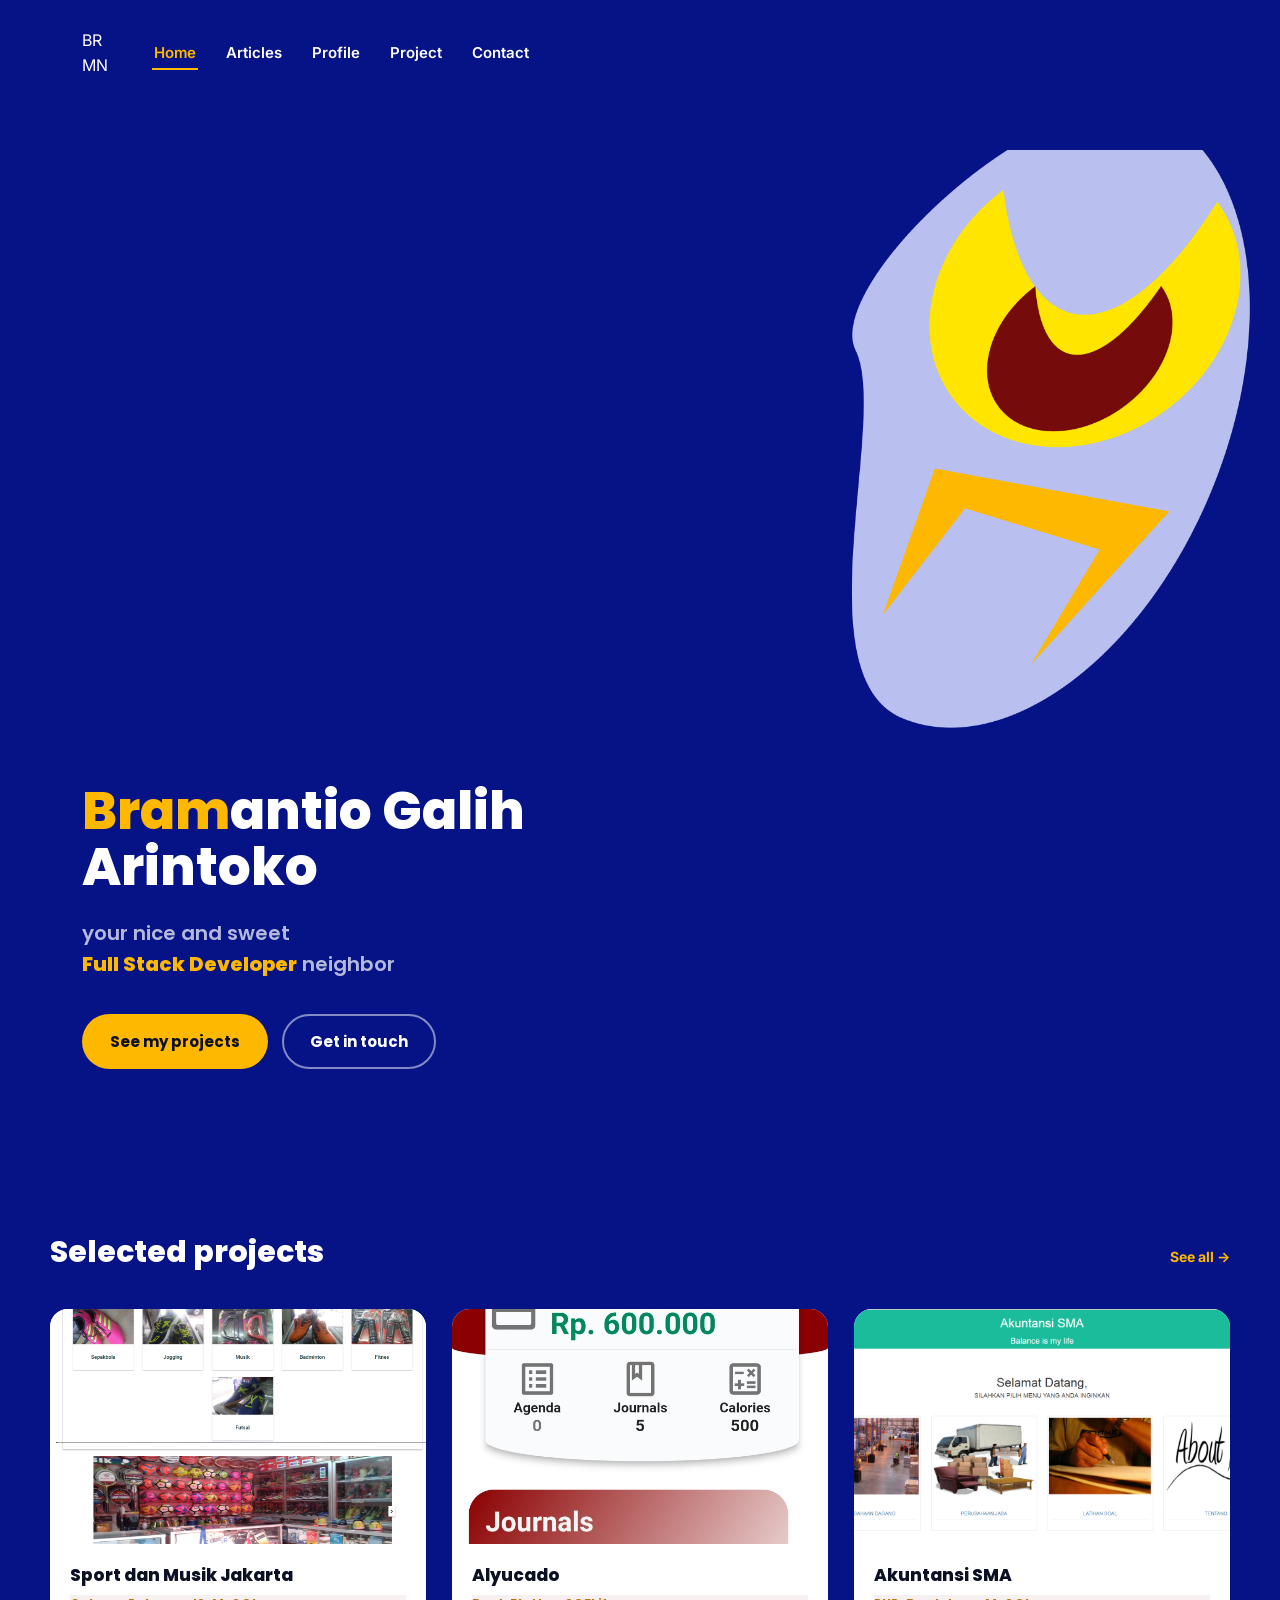
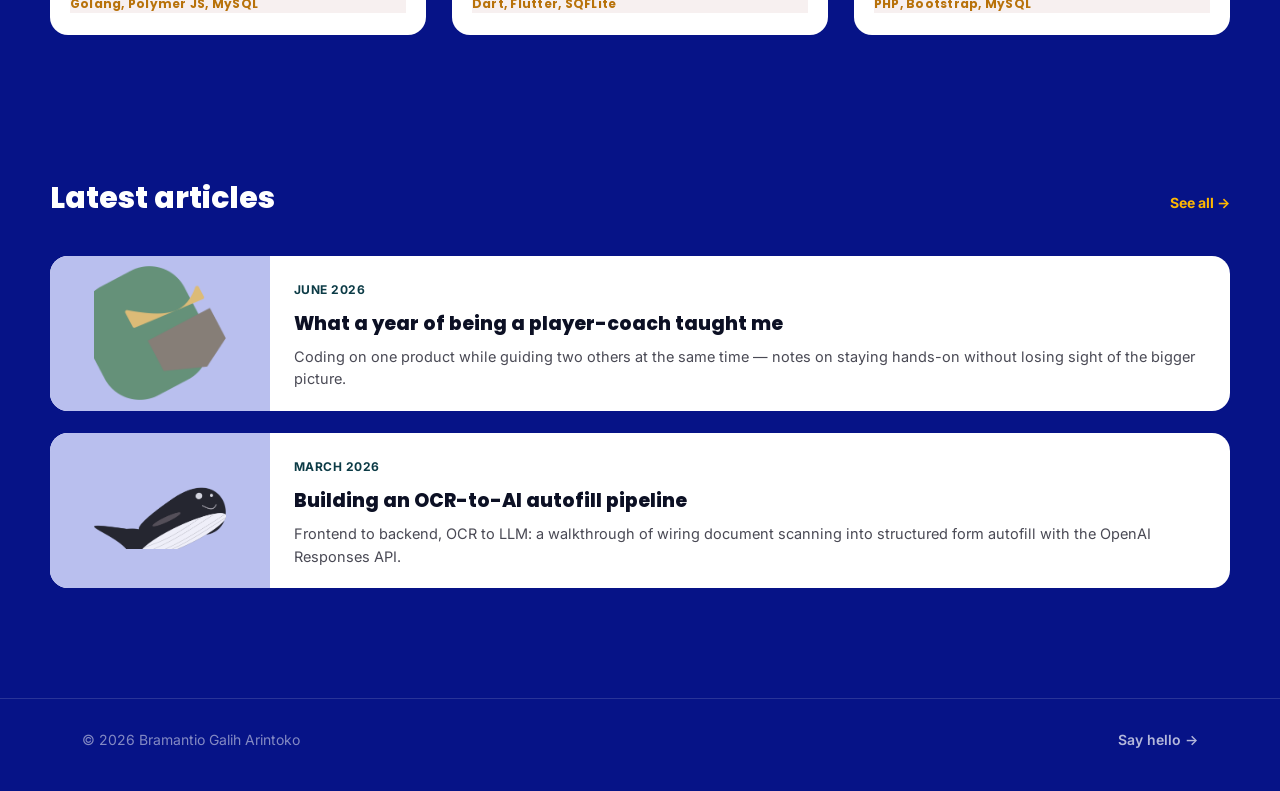
<file: index.html>
<!DOCTYPE html>
<html lang="en">
<head>
<meta charset="UTF-8" />
<meta name="viewport" content="width=device-width, initial-scale=1.0" />
<title>Bramantio Galih Arintoko — Full Stack Developer</title>
<meta name="description" content="Portfolio of Bramantio Galih Arintoko, a full stack developer working across Go, PHP, and React." />
<link rel="stylesheet" href="css/style.css" />
</head>
<body data-page="home">

<header class="site-header">
  <nav class="navbar wrap">
    <a class="brand" href="index.html" aria-label="Home">
      <span class="brand-mark">B<span class="t">R</span><br />M<span class="t">N</span></span>
    </a>
    <button class="nav-toggle" aria-label="Toggle menu">☰</button>
    <ul class="nav-links">
      <li><a href="index.html" data-page="home">Home</a></li>
      <li><a href="article.html" data-page="article">Articles</a></li>
      <li><a href="profile.html" data-page="profile">Profile</a></li>
      <li><a href="project.html" data-page="project">Project</a></li>
      <li><a href="contact.html" data-page="contact">Contact</a></li>
    </ul>
  </nav>
</header>

<main>
  <section class="hero">
    <div class="hero-art">
      <img src="assets/dark/home-hero.png" alt="" />
    </div>
    <div class="wrap">
      <div class="hero-grid">
        <div class="eyebrow-name">
          <h1><span class="accent">Bram</span>antio Galih<br />Arintoko</h1>
          <p class="tagline">your nice and sweet<br /><b>Full Stack Developer</b> neighbor</p>
          <div class="hero-actions">
            <a class="btn btn-primary" href="project.html">See my projects</a>
            <a class="btn btn-outline" href="contact.html">Get in touch</a>
          </div>
        </div>
      </div>
    </div>
  </section>

  <section class="section wrap">
    <div class="section-head">
      <h2>Selected projects</h2>
      <a class="see-all" href="project.html">See all &rarr;</a>
    </div>
    <div class="grid-3" id="home-projects"></div>
  </section>

  <section class="section wrap">
    <div class="section-head">
      <h2>Latest articles</h2>
      <a class="see-all" href="article.html">See all &rarr;</a>
    </div>
    <div class="article-list" id="home-articles"></div>
  </section>
</main>

<footer class="site-footer">
  <div class="wrap">
    <span>&copy; 2026 Bramantio Galih Arintoko</span>
    <a href="contact.html">Say hello →</a>
  </div>
</footer>

<script src="js/data.js"></script>
<script src="js/main.js"></script>
<script>
  const homeProjects = document.getElementById("home-projects");
  PROJECTS.slice(0, 3).forEach((p) => {
    homeProjects.innerHTML += `
      <a class="card" href="project-detail.html?id=${p.id}">
        <div class="card-media"><img src="${p.cover}" alt="${p.name}" /></div>
        <div class="card-body">
          <h3>${p.name}</h3>
          <p class="card-stack">${p.stack}</p>
        </div>
      </a>`;
  });

  const homeArticles = document.getElementById("home-articles");
  ARTICLES.slice(0, 2).forEach((a) => {
    homeArticles.innerHTML += `
      <a class="article-row" href="article-detail.html?id=${a.id}">
        <div class="thumb"><img src="${a.thumb}" alt="" /></div>
        <div class="content">
          <span class="date">${a.date}</span>
          <h3>${a.title}</h3>
          <p class="excerpt">${a.excerpt}</p>
        </div>
      </a>`;
  });
</script>
</body>
</html>
</file>
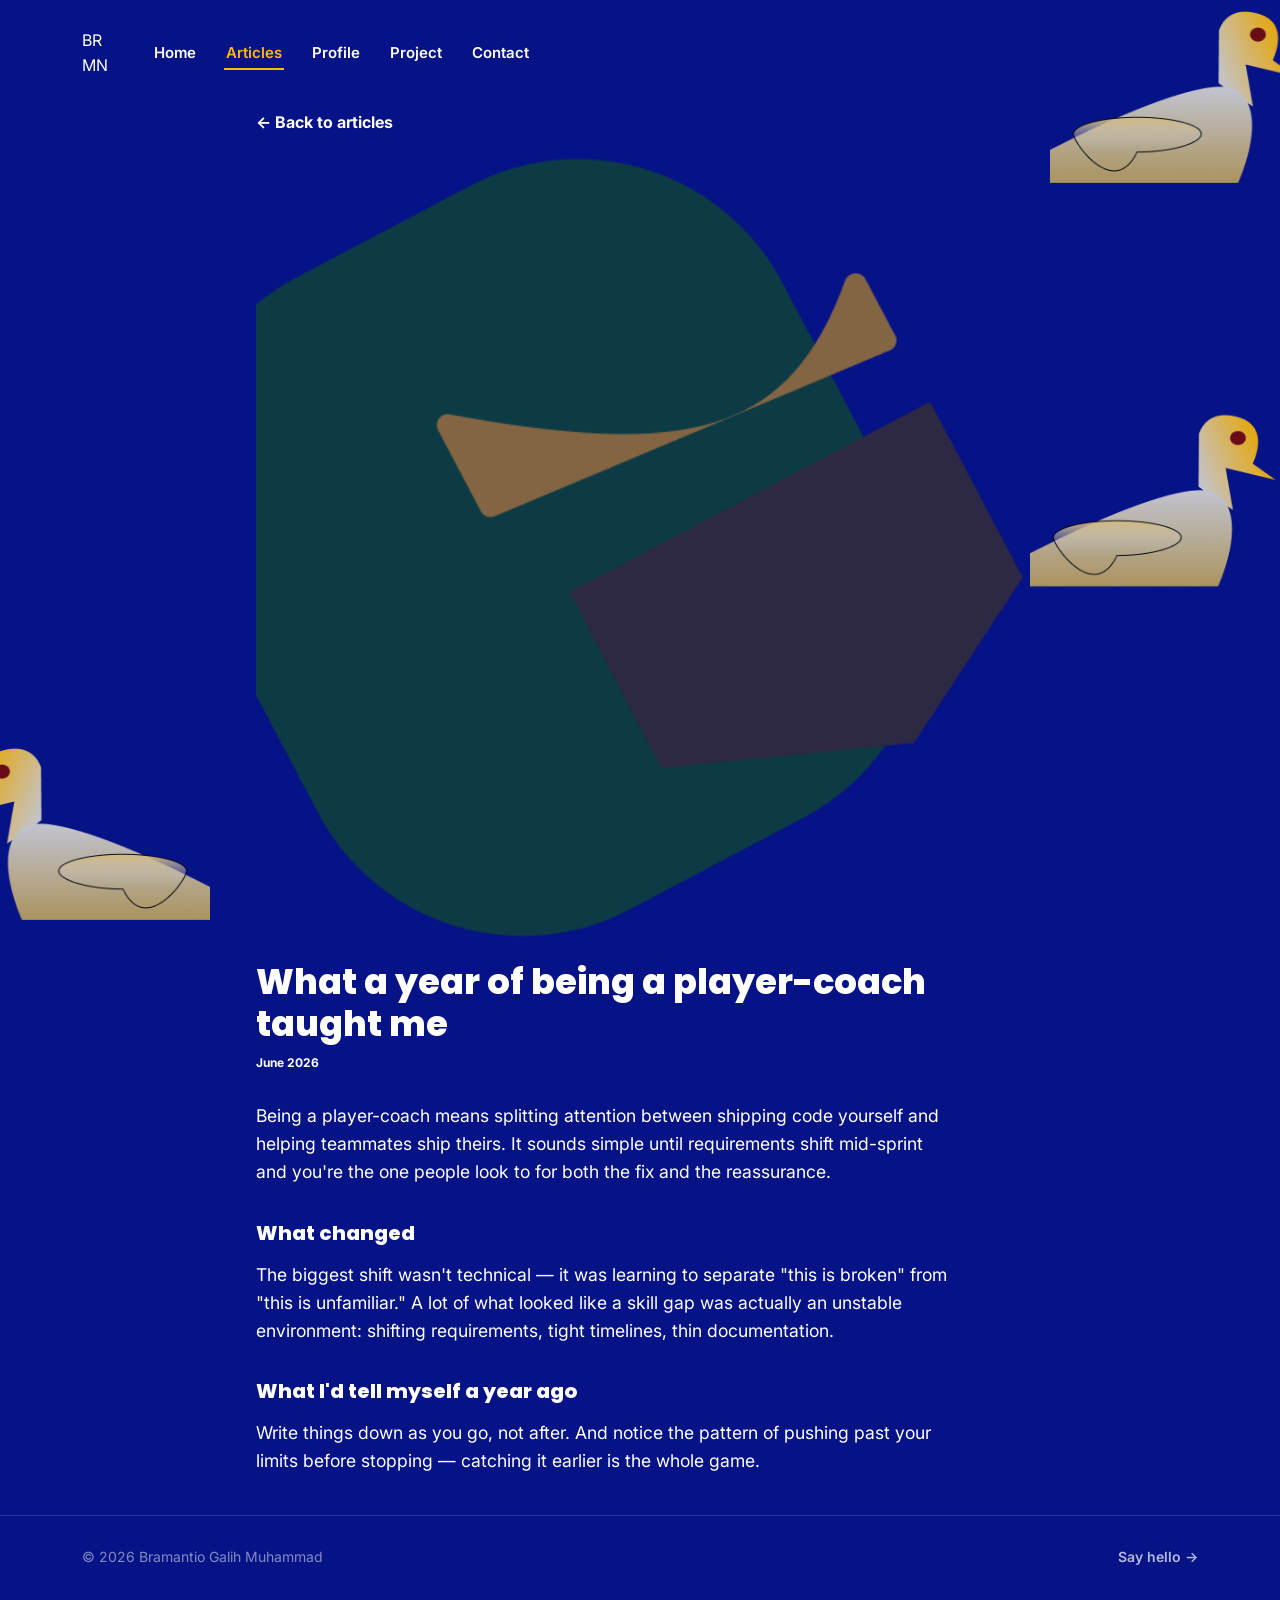
<file: article-detail.html>
<!DOCTYPE html>
<html lang="en">
<head>
<meta charset="UTF-8" />
<meta name="viewport" content="width=device-width, initial-scale=1.0" />
<title>Article — Bramantio Galih Muhammad</title>
<link rel="stylesheet" href="css/style.css" />
<style>
  /* --- Tambahan CSS untuk Layout Article Detail --- */
  
  /* Latar Belakang Duck */
  .duck-bg {
    position: fixed;
    z-index: -1;
    pointer-events: none;
  }
  
  /* Duck Kanan Atas */
  .duck-top-right {
    top: 0;
    right: -20px; /* Sedikit terpotong di tepi seperti pada referensi */
    width: 250px;
  }
  
  /* Duck Kanan Tengah */
  .duck-mid-right {
    top: 55%;
    right: 0;
    transform: translateY(-50%);
    width: 250px;
  }
  
  /* Duck Kiri Bawah (Di-flip agar menghadap ke kanan) */
  .duck-bottom-left {
    bottom: -20px;
    left: -40px;
    width: 250px;
    transform: scaleX(-1); 
  }

  /* Layout Konten Artikel */
  .article-container {
    max-width: 768px; /* Membatasi lebar konten agar rapi di tengah */
    margin: 0 auto;
    padding-top: 20px;
  }

  .back-link {
    display: inline-block;
    margin-bottom: 24px;
    text-decoration: none;
    color: inherit;
  }

  .article-hero {
    width: 100%;
    height: auto;
    display: block;
    margin-bottom: 24px;
    object-fit: cover;
  }

  .article-title {
    font-size: 2.2rem;
    margin-bottom: 8px;
    color: #ffffff;
    line-height: 1.2;
  }

  .article-meta {
    font-size: 0.75rem;
    font-weight: bold;
    margin-bottom: 24px;
    color: #ffffff;
  }

  .article-body {
    font-size: 1.1rem;
    line-height: 1.6;
    color: #ffffff;
  }
</style>
</head>
<body data-page="article">

<!-- Elemen Background Duck -->
<!-- Pastikan path file src sesuai dengan lokasi file duck Anda, misalnya assets/dark/duck.png -->
<img src="assets/dark/duck.png" alt="" class="duck-bg duck-top-right" />
<img src="assets/dark/duck.png" alt="" class="duck-bg duck-mid-right" />
<img src="assets/dark/duck.png" alt="" class="duck-bg duck-bottom-left" />

<header class="site-header">
  <nav class="navbar wrap">
    <a class="brand" href="index.html" aria-label="Home">
      <span class="brand-mark">B<span class="t">R</span><br />M<span class="t">N</span></span>
    </a>
    <button class="nav-toggle" aria-label="Toggle menu">☰</button>
    <ul class="nav-links">
      <li><a href="index.html" data-page="home">Home</a></li>
      <li><a href="article.html" data-page="article" class="active">Articles</a></li>
      <li><a href="profile.html" data-page="profile">Profile</a></li>
      <li><a href="project.html" data-page="project">Project</a></li>
      <li><a href="contact.html" data-page="contact">Contact</a></li>
    </ul>
  </nav>
</header>

<main>
  <!-- Menambahkan article-container di dalam pembungkus wrap -->
  <section class="wrap">
    <div class="article-container">
      <a class="back-link" href="article.html">&larr; Back to articles</a>
      <div id="article-content"></div>
    </div>
  </section>
</main>

<footer class="site-footer">
  <div class="wrap">
    <span>&copy; 2026 Bramantio Galih Muhammad</span>
    <a href="contact.html">Say hello →</a>
  </div>
</footer>

<script src="js/data.js"></script>
<script src="js/main.js"></script>
<script>
  const id = getParam("id");
  const article = (typeof ARTICLES !== 'undefined' && ARTICLES.find((a) => a.id === id)) || ARTICLES[0];
  document.title = article.title + " — Bramantio Galih Muhammad";

  // Memasukkan gambar thumbnail (hero image) di atas judul artikel
  document.getElementById("article-content").innerHTML = `
    ${article.thumb ? `<img class="article-hero" src="${article.thumb}" alt="${article.title}" />` : ''}
    <h1 class="article-title">${article.title}</h1>
    <p class="article-meta">${article.date}</p>
    <div class="article-body">${article.body}</div>
  `;
</script>
</body>
</html>
</file>
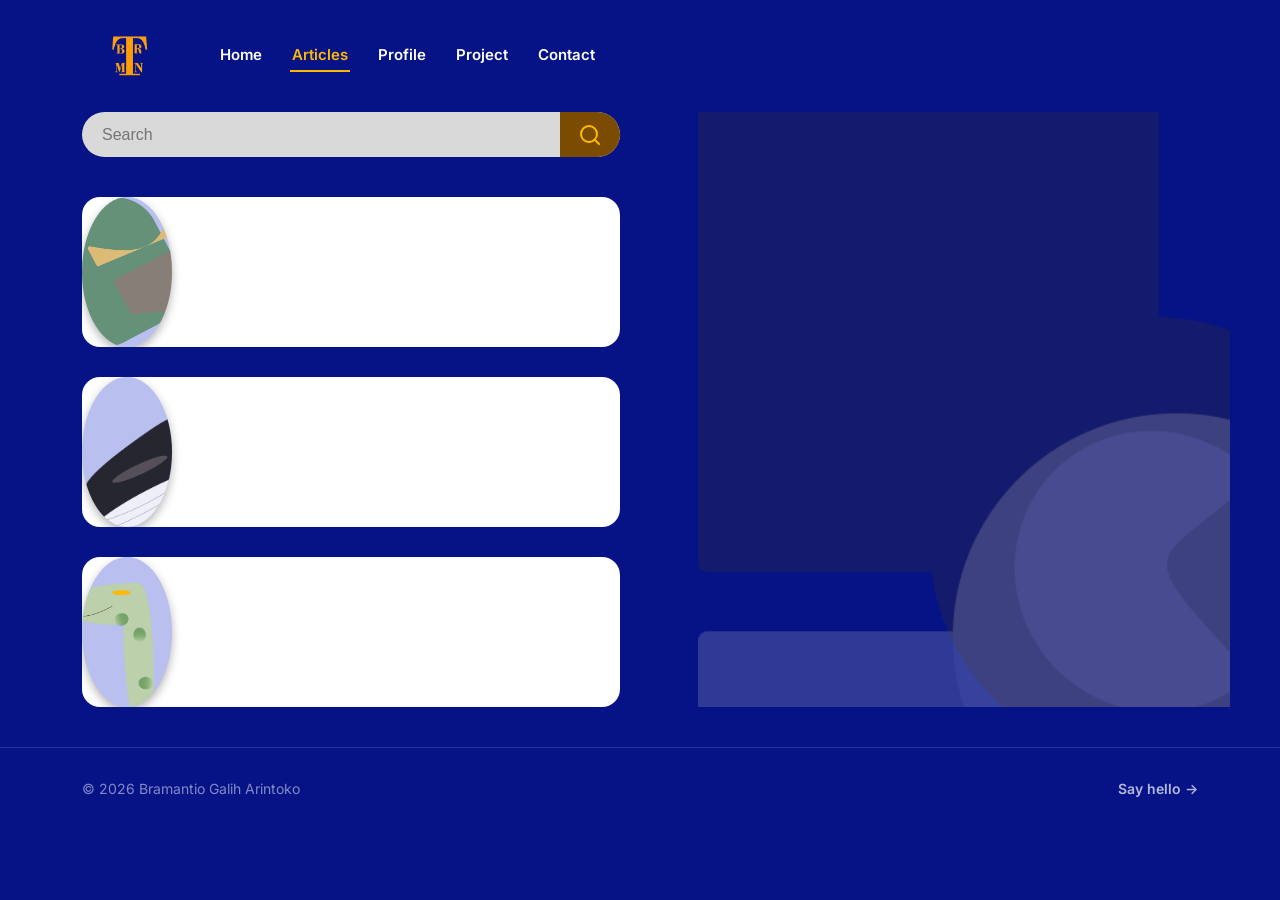
<file: article.html>
<!DOCTYPE html>
<html lang="en">
<head>
<meta charset="UTF-8" />
<meta name="viewport" content="width=device-width, initial-scale=1.0" />
<title>Articles — Bramantio Galih Arintoko</title>
<link rel="stylesheet" href="css/style.css" />
<style>
  /* --- Tambahan CSS untuk Layout Artikel --- */
  
  .article-layout {
    display: flex;
    justify-content: space-between;
    gap: 40px;
    margin-top: 20px;
    position: relative;
    overflow: hidden; /* Mencegah ilustrasi kanan keluar batas */
  }

  .left-column {
    flex: 1;
    max-width: 55%;
    z-index: 2;
  }

  .right-column {
    flex: 1;
    position: relative;
    z-index: 1;
  }

  /* Gaya Search Bar */
  .search-bar {
    display: flex;
    background-color: #d9d9d9;
    border-radius: 25px;
    overflow: hidden;
    margin-bottom: 40px;
    height: 45px;
  }

  .search-bar input {
    flex: 1;
    border: none;
    background: transparent;
    padding: 0 20px;
    font-size: 1rem;
    outline: none;
    color: #333;
  }

  .search-bar button {
    background-color: #7a4b00; /* Menyesuaikan warna tombol search */
    border: none;
    width: 60px;
    cursor: pointer;
    display: flex;
    justify-content: center;
    align-items: center;
  }

  .search-bar button svg {
    stroke: #ffbb00;
  }

  /* Gaya Daftar Artikel */
  .article-list {
    display: flex;
    flex-direction: column;
    gap: 30px;
  }

  .article-row {
    display: flex;
    align-items: center;
    gap: 20px;
    text-decoration: none;
    color: inherit;
    transition: transform 0.2s ease;
  }

  .article-row:hover {
    transform: translateX(10px);
  }

  .article-row .thumb {
    width: 90px;
    height: 90px;
    flex-shrink: 0;
    border-radius: 50%;
    overflow: hidden;
    box-shadow: 0 4px 10px rgba(0,0,0,0.3);
  }

  .article-row .thumb img {
    width: 100%;
    height: 100%;
    object-fit: cover;
    display: block;
  }

  .article-row .content {
    display: flex;
    flex-direction: column;
    justify-content: center;
  }

  .article-row .content h3 {
    margin: 0;
    font-size: 1.8rem;
    font-weight: bold;
    color: #ffffff;
    line-height: 1.2;
  }

  .article-row .content .date {
    margin-top: 4px;
    font-size: 0.75rem;
    font-weight: bold;
    color: #ffffff;
  }

  /* Ilustrasi Kanan */
  .talk-illustration {
    position: absolute;
    top: -50px;
    right: -100px;
    width: 120%;
    max-width: 600px;
    pointer-events: none;
  }
</style>
</head>
<body data-page="article">

<header class="site-header">
  <nav class="navbar wrap">
    <a class="brand" href="index.html" aria-label="Home">
      <img src="assets/logo.png" alt="BRMN logo" class="brand-logo" />
    </a>
    <button class="nav-toggle" aria-label="Toggle menu">☰</button>
    <ul class="nav-links">
      <li><a href="index.html" data-page="home">Home</a></li>
      <li><a href="article.html" data-page="article" class="active">Articles</a></li>
      <li><a href="profile.html" data-page="profile">Profile</a></li>
      <li><a href="project.html" data-page="project">Project</a></li>
      <li><a href="contact.html" data-page="contact">Contact</a></li>
    </ul>
  </nav>
</header>

<main>
  <section class="wrap article-layout">
    
    <!-- Kolom Kiri: Search & List -->
    <div class="left-column">
      <!-- Search Bar -->
      <div class="search-bar">
        <input type="text" placeholder="Search" aria-label="Search articles" />
        <button type="button" aria-label="Submit search">
          <svg width="24" height="24" viewBox="0 0 24 24" fill="none" stroke-width="2" stroke-linecap="round" stroke-linejoin="round">
            <circle cx="11" cy="11" r="8"></circle>
            <line x1="21" y1="21" x2="16.65" y2="16.65"></line>
          </svg>
        </button>
      </div>

      <!-- Article List -->
      <div class="article-list" id="all-articles"></div>
    </div>

    <!-- Kolom Kanan: Ilustrasi Talk -->
    <div class="right-column">
      <img src="assets/dark/Talk.png" alt="Talk Illustration" class="talk-illustration" />
    </div>

  </section>
</main>

<footer class="site-footer">
  <div class="wrap">
    <span>&copy; 2026 Bramantio Galih Arintoko</span>
    <a href="contact.html">Say hello →</a>
  </div>
</footer>

<script src="js/data.js"></script>
<script src="js/main.js"></script>
<script>
  const list = document.getElementById("all-articles");
  
  // Memastikan ARTICLES tersedia dari js/data.js
  if (typeof ARTICLES !== 'undefined') {
    ARTICLES.forEach((a) => {
      // Struktur HTML disesuaikan: Gambar bulat, Judul, lalu Tanggal (tanpa excerpt)
      list.innerHTML += `
        <a class="article-row" href="article-detail.html?id=${a.id}">
          <div class="thumb"><img src="${a.thumb}" alt="${a.title}" /></div>
          <div class="content">
            <h3>${a.title}</h3>
            <span class="date">${a.date}</span>
          </div>
        </a>`;
    });
  }
</script>
</body>
</html>
</file>
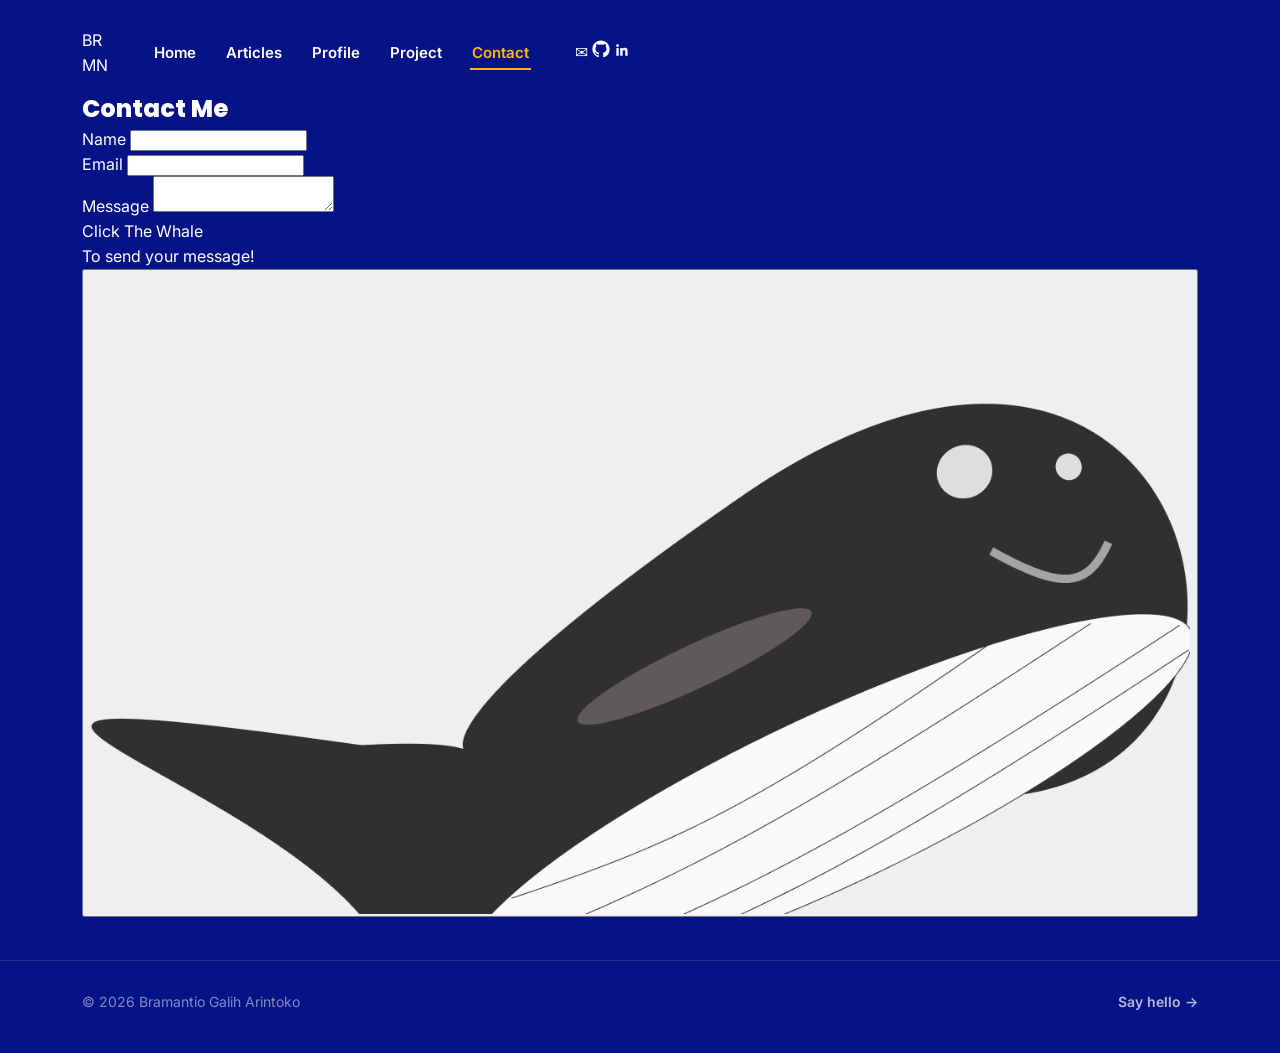
<file: contact.html>
<!DOCTYPE html>
<html lang="en">
<head>
<meta charset="UTF-8" />
<meta name="viewport" content="width=device-width, initial-scale=1.0" />
<title>Contact — Bramantio Galih Arintoko</title>
<link rel="stylesheet" href="css/style.css" />
</head>
<body data-page="contact">

<header class="site-header">
  <nav class="navbar wrap">
    <a class="brand" href="index.html" aria-label="Home">
      <span class="brand-mark">B<span class="t">R</span><br />M<span class="t">N</span></span>
    </a>
    <button class="nav-toggle" aria-label="Toggle menu">☰</button>
    <ul class="nav-links">
      <li><a href="index.html" data-page="home">Home</a></li>
      <li><a href="article.html" data-page="article">Articles</a></li>
      <li><a href="profile.html" data-page="profile">Profile</a></li>
      <li><a href="project.html" data-page="project">Project</a></li>
      <li><a href="contact.html" data-page="contact">Contact</a></li>
    </ul>
    <div class="social-icons">
      <a href="mailto:bmantio20@gmail.com" aria-label="Email" class="social-icon social-mail">✉</a>
      <a href="https://github.com/ioarintoko" target="_blank" rel="noopener" aria-label="GitHub" class="social-icon social-github">
        <svg viewBox="0 0 24 24" fill="currentColor" width="18" height="18"><path d="M12 .5C5.65.5.5 5.65.5 12c0 5.08 3.29 9.39 7.86 10.91.57.1.78-.25.78-.55 0-.27-.01-1.16-.02-2.11-3.2.7-3.88-1.36-3.88-1.36-.52-1.34-1.28-1.7-1.28-1.7-1.04-.72.08-.7.08-.7 1.15.08 1.76 1.19 1.76 1.19 1.03 1.76 2.7 1.25 3.36.96.1-.75.4-1.25.73-1.54-2.55-.29-5.24-1.28-5.24-5.71 0-1.26.45-2.29 1.19-3.09-.12-.29-.52-1.47.11-3.06 0 0 .97-.31 3.18 1.18a11 11 0 0 1 5.79 0c2.2-1.49 3.17-1.18 3.17-1.18.64 1.59.24 2.77.12 3.06.74.8 1.18 1.83 1.18 3.09 0 4.44-2.69 5.42-5.25 5.7.41.36.78 1.07.78 2.16 0 1.56-.01 2.82-.01 3.2 0 .31.2.66.79.55A10.51 10.51 0 0 0 23.5 12c0-6.35-5.15-11.5-11.5-11.5Z"/></svg>
      </a>
      <a href="https://linkedin.com/in/bramantio-galih-arintoko/" target="_blank" rel="noopener" aria-label="LinkedIn" class="social-icon social-linkedin">
        <svg viewBox="0 0 24 24" fill="currentColor" width="16" height="16"><path d="M20.45 20.45h-3.56v-5.58c0-1.33-.02-3.04-1.85-3.04-1.86 0-2.14 1.45-2.14 2.94v5.68H9.34V9h3.42v1.56h.05c.48-.9 1.64-1.85 3.38-1.85 3.6 0 4.27 2.37 4.27 5.46v6.28ZM5.34 7.43a2.06 2.06 0 1 1 0-4.13 2.06 2.06 0 0 1 0 4.13ZM7.12 20.45H3.55V9h3.57v11.45Z"/></svg>
      </a>
    </div>
  </nav>
</header>

<main>
  <section class="contact-hero">
    <div class="wrap contact-grid-v2">
      <div class="contact-form-col">
        <h1>Contact Me</h1>

        <form id="contact-form" action="https://formspree.io/f/xgogpvqd" method="POST">
          <div class="field-v2">
            <label for="name">Name</label>
            <input id="name" name="name" type="text" required placeholder="" />
          </div>
          <div class="field-v2">
            <label for="email">Email</label>
            <input id="email" name="email" type="email" required placeholder="" />
          </div>
          <div class="field-v2">
            <label for="message">Message</label>
            <textarea id="message" name="message" required placeholder=""></textarea>
          </div>
          <p id="contact-error" class="hidden contact-error-msg">
            Something went wrong sending your message — try again, or email directly instead.
          </p>
        </form>
      </div>

      <div class="contact-whale-col">
        <p id="contact-hint" class="whale-hint">Click The Whale<br />To send your message!</p>
        <p id="contact-success-text" class="whale-hint hidden">Your Message Has Been<br />Conveyed To Bram!</p>

        <button type="submit" form="contact-form" class="whale-btn" aria-label="Send message">
          <img src="assets/dark/Whale.png" alt="" />
        </button>
      </div>
    </div>
  </section>
</main>

<footer class="site-footer">
  <div class="wrap">
    <span>&copy; 2026 Bramantio Galih Arintoko</span>
    <a href="contact.html">Say hello →</a>
  </div>
</footer>

<script src="js/data.js"></script>
<script src="js/main.js"></script>
<script>
  const form = document.getElementById("contact-form");
  const hint = document.getElementById("contact-hint");
  const successText = document.getElementById("contact-success-text");
  const errorMsg = document.getElementById("contact-error");
  const whaleBtn = document.querySelector(".whale-btn");

  form.addEventListener("submit", async (event) => {
    event.preventDefault();
    errorMsg.classList.add("hidden");
    whaleBtn.disabled = true;
    whaleBtn.classList.add("whale-sending");

    try {
      const response = await fetch(form.action, {
        method: "POST",
        body: new FormData(form),
        headers: { Accept: "application/json" },
      });
      if (response.ok) {
        hint.classList.add("hidden");
        successText.classList.remove("hidden");
        form.reset();
      } else {
        throw new Error("Request failed");
      }
    } catch (err) {
      errorMsg.classList.remove("hidden");
    } finally {
      whaleBtn.disabled = false;
      whaleBtn.classList.remove("whale-sending");
    }
  });
</script>
</body>
</html>
</file>
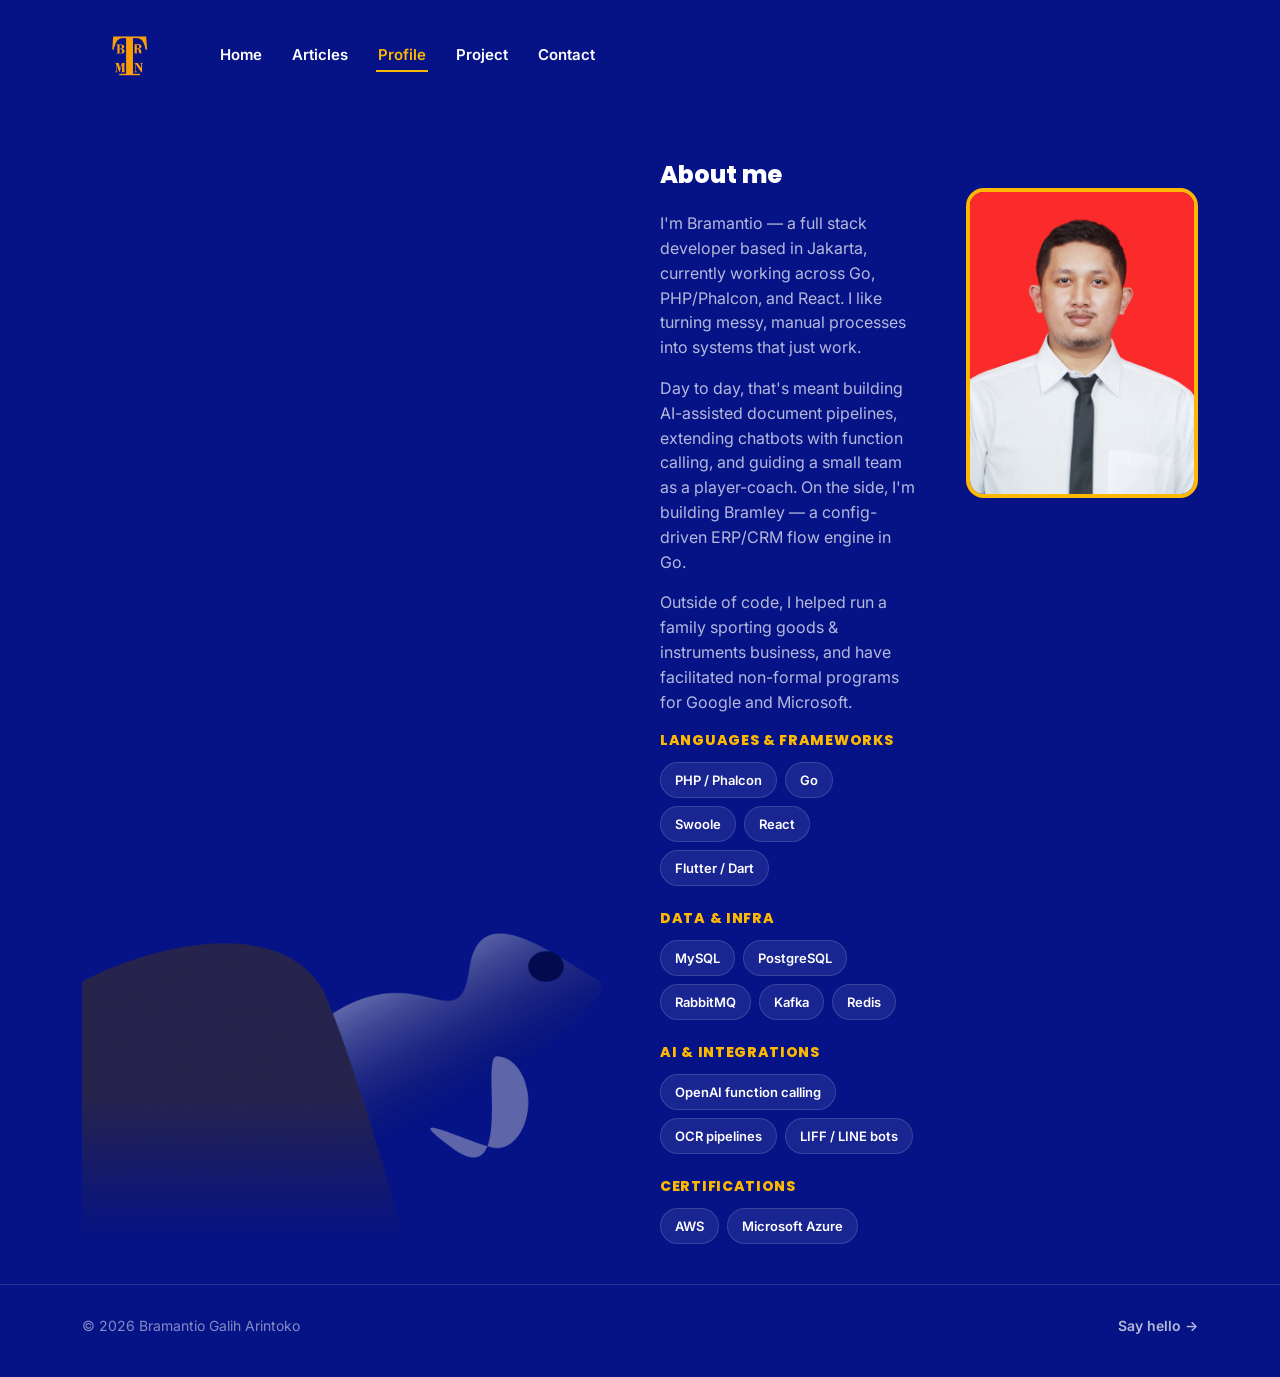
<file: profile.html>
<!DOCTYPE html>
<html lang="en">
<head>
<meta charset="UTF-8" />
<meta name="viewport" content="width=device-width, initial-scale=1.0" />
<title>Profile — Bramantio Galih Arintoko</title>
<link rel="stylesheet" href="css/style.css" />
<style>
  /* Tambahan CSS untuk layout dua kolom (Kiri: Lochness, Kanan: Profil) */
  .profile-layout {
    display: flex;
    flex-wrap: wrap; /* Agar responsif di layar kecil */
    align-items: flex-end; /* Mengatur agar Lochness tetap di posisi bawah/dasar */
    justify-content: space-between;
    gap: 40px;
    margin-top: 40px;
  }
  
  .profile-illustration {
    flex: 1;
    min-width: 300px; /* Batas minimum ukuran gambar */
  }

  .profile-illustration img {
    max-width: 100%;
    height: auto;
    display: block;
  }

  .profile-content {
    flex: 1;
    min-width: 300px;
    padding-top: 24px;
  }
</style>
</head>
<body data-page="profile">

<header class="site-header">
  <nav class="navbar wrap">
    <a class="brand" href="index.html" aria-label="Home">
      <img src="assets/logo.png" alt="BRMN logo" class="brand-logo" />
    </a>
    <button class="nav-toggle" aria-label="Toggle menu">☰</button>
    <ul class="nav-links">
      <li><a href="index.html" data-page="home">Home</a></li>
      <li><a href="article.html" data-page="article">Articles</a></li>
      <li><a href="profile.html" data-page="profile">Profile</a></li>
      <li><a href="project.html" data-page="project">Project</a></li>
      <li><a href="contact.html" data-page="contact">Contact</a></li>
    </ul>
  </nav>
</header>

<main class="wrap profile-layout">
  <!-- Kolom Kiri: Ilustrasi Lochness -->
  <section class="profile-illustration">
    <img src="assets/dark/Walrus.png" alt="Walrus Illustration" />
  </section>

  <!-- Kolom Kanan: Teks dan Foto Profil -->
  <section class="profile-content">
    <div class="profile-body">
      <div class="profile-text">
        <h2 style="margin-bottom:18px;">About me</h2>
        <p>I'm Bramantio — a full stack developer based in Jakarta, currently working across Go, PHP/Phalcon, and React. I like turning messy, manual processes into systems that just work.</p>
        <p>Day to day, that's meant building AI-assisted document pipelines, extending chatbots with function calling, and guiding a small team as a player-coach. On the side, I'm building Bramley — a config-driven ERP/CRM flow engine in Go.</p>
        <p>Outside of code, I helped run a family sporting goods & instruments business, and have facilitated non-formal programs for Google and Microsoft.</p>

        <div class="skill-groups">
          <div class="skill-group">
            <h4>Languages & frameworks</h4>
            <div class="skill-tags">
              <span>PHP / Phalcon</span>
              <span>Go</span>
              <span>Swoole</span>
              <span>React</span>
              <span>Flutter / Dart</span>
            </div>
          </div>
          <div class="skill-group">
            <h4>Data & infra</h4>
            <div class="skill-tags">
              <span>MySQL</span>
              <span>PostgreSQL</span>
              <span>RabbitMQ</span>
              <span>Kafka</span>
              <span>Redis</span>
            </div>
          </div>
          <div class="skill-group">
            <h4>AI & integrations</h4>
            <div class="skill-tags">
              <span>OpenAI function calling</span>
              <span>OCR pipelines</span>
              <span>LIFF / LINE bots</span>
            </div>
          </div>
          <div class="skill-group">
            <h4>Certifications</h4>
            <div class="skill-tags">
              <span>AWS</span>
              <span>Microsoft Azure</span>
            </div>
          </div>
        </div>
      </div>

      <div class="profile-photo" style="margin-top: 32px;">
        <img src="assets/foto.jpg" alt="Bramantio Galih Arintoko" style="max-width: 100%; border-radius: 8px;" />
      </div>
    </div>
  </section>
</main>

<footer class="site-footer">
  <div class="wrap">
    <span>&copy; 2026 Bramantio Galih Arintoko</span>
    <a href="contact.html">Say hello →</a>
  </div>
</footer>

<script src="js/data.js"></script>
<script src="js/main.js"></script>
</body>
</html>
</file>
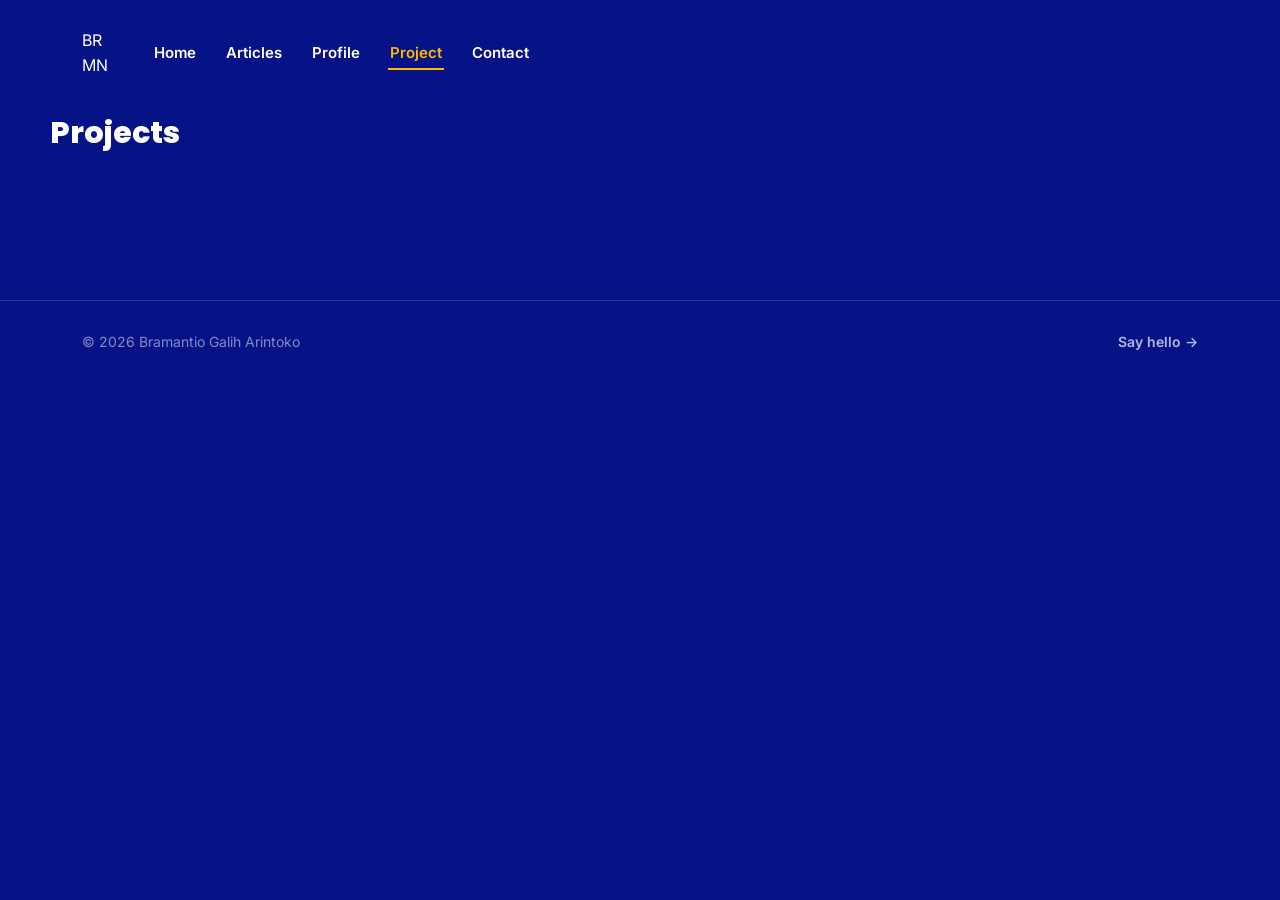
<file: project.html>
<!DOCTYPE html>
<html lang="en">
<head>
<meta charset="UTF-8" />
<meta name="viewport" content="width=device-width, initial-scale=1.0" />
<title>Projects — Bramantio Galih Arintoko</title>
<link rel="stylesheet" href="css/style.css" />
</head>
<body data-page="project">

<header class="site-header">
  <nav class="navbar wrap">
    <a class="brand" href="index.html" aria-label="Home">
      <span class="brand-mark">B<span class="t">R</span><br />M<span class="t">N</span></span>
    </a>
    <button class="nav-toggle" aria-label="Toggle menu">☰</button>
    <ul class="nav-links">
      <li><a href="index.html" data-page="home">Home</a></li>
      <li><a href="article.html" data-page="article">Articles</a></li>
      <li><a href="profile.html" data-page="profile">Profile</a></li>
      <li><a href="project.html" data-page="project">Project</a></li>
      <li><a href="contact.html" data-page="contact">Contact</a></li>
    </ul>
  </nav>
</header>

<main>
  <section class="section wrap" style="padding-top:20px;">
    <div class="section-head">
      <h2>Projects</h2>
    </div>
    <div class="grid-3" id="all-projects"></div>
  </section>
</main>

<footer class="site-footer">
  <div class="wrap">
    <span>&copy; 2026 Bramantio Galih Arintoko</span>
    <a href="contact.html">Say hello →</a>
  </div>
</footer>

<script src="js/data.js"></script>
<script src="js/main.js"></script>
<script>
  const grid = document.getElementById("all-projects");
  PROJECTS.forEach((p) => {
    grid.innerHTML += `
      <a class="card" href="project-detail.html?id=${p.id}">
        <div class="card-media">${cardMediaHTML(p)}</div>
        <div class="card-body">
          <h3>${p.name}</h3>
          <p class="card-stack">${p.stack}</p>
        </div>
      </a>`;
  });
</script>
</body>
</html>
</file>
<file: css/style.css>
/* ============================================================
   Bramantio Galih Arintoko — Portfolio (Dark Theme)
   Palette sampled directly from the HB mockups
   ============================================================ */

@import url('https://fonts.googleapis.com/css2?family=Poppins:wght@400;500;600;700;800&family=Inter:wght@400;500;600&display=swap');

:root {
  --bg: #061387;
  --bg-soft: #0a1a9c;
  --card: #ffffff;
  --ink: #0c1024;
  --paper: #f4efe4;
  --lavender: #b9bfee;
  --yellow: #ffe500;
  --maroon: #750b0b;
  --orange: #ffb800;
  --sage: #517a77;
  --sage-dark: #0c3b46;
  --white: #ffffff;
  --white-70: rgba(255, 255, 255, 0.7);
  --white-50: rgba(255, 255, 255, 0.5);
  --border: rgba(255, 255, 255, 0.14);

  --font-display: 'Poppins', 'Inter', system-ui, sans-serif;
  --font-body: 'Inter', system-ui, sans-serif;

  --maxw: 1180px;
  --radius: 18px;
}

* { box-sizing: border-box; }

html { scroll-behavior: smooth; }

body {
  margin: 0;
  background: var(--bg);
  color: var(--white);
  font-family: var(--font-body);
  line-height: 1.55;
  -webkit-font-smoothing: antialiased;
}

img { max-width: 100%; display: block; }

a { color: inherit; text-decoration: none; }

h1, h2, h3, h4 {
  font-family: var(--font-display);
  font-weight: 800;
  margin: 0;
  color: var(--white);
}

p { margin: 0; }

.wrap {
  max-width: var(--maxw);
  margin: 0 auto;
  padding: 0 32px;
}

:focus-visible {
  outline: 3px solid var(--orange);
  outline-offset: 3px;
}

@media (prefers-reduced-motion: reduce) {
  * { animation-duration: 0.001ms !important; transition-duration: 0.001ms !important; }
}

/* ---------------- Navbar ---------------- */

.site-header {
  padding: 28px 0 12px;
}

.navbar {
  display: flex;
  align-items: center;
  gap: 44px;
}

.brand {
  display: flex;
  align-items: center;
  flex-shrink: 0;
}

.brand-logo {
  height: 52px;
  width: auto;
}

.nav-links {
  display: flex;
  align-items: center;
  gap: 26px;
  list-style: none;
  margin: 0;
  padding: 0;
  flex-wrap: wrap;
}

.nav-links a {
  font-weight: 600;
  font-size: 15px;
  color: var(--white);
  padding: 6px 2px;
  border-bottom: 2px solid transparent;
  transition: color .15s ease, border-color .15s ease;
}

.nav-links a:hover { color: var(--orange); }

.nav-links a.active {
  color: var(--orange);
  border-color: var(--orange);
}

.nav-toggle {
  display: none;
  margin-left: auto;
  background: none;
  border: 2px solid var(--white);
  color: var(--white);
  border-radius: 8px;
  width: 40px;
  height: 40px;
  font-size: 18px;
  cursor: pointer;
}

@media (max-width: 760px) {
  .wrap { padding: 0 20px; }
  .nav-toggle { display: block; }
  .nav-links {
    display: none;
    width: 100%;
    flex-direction: column;
    align-items: flex-start;
    gap: 14px;
    padding: 18px 0 6px;
  }
  .nav-links.open { display: flex; }
  .navbar { flex-wrap: wrap; gap: 16px; }
}

/* ---------------- Hero / Home ---------------- */

.hero {
  position: relative;
  padding: 60px 0 90px;
  overflow: hidden;
}

.hero-grid {
  display: grid;
  grid-template-columns: 1fr 1fr;
  align-items: center;
  gap: 24px;
}

.eyebrow-name h1 {
  font-size: clamp(34px, 5vw, 52px);
  line-height: 1.08;
}

.eyebrow-name .accent { color: var(--orange); }

.tagline {
  margin-top: 22px;
  font-family: var(--font-display);
  font-weight: 600;
  font-size: 20px;
  color: var(--white-70);
}

.tagline b { color: var(--orange); font-weight: 800; }

.hero-actions {
  margin-top: 34px;
  display: flex;
  gap: 14px;
  flex-wrap: wrap;
}

.hero-art {
  position: relative;
  min-height: 320px;
}

.hero-art img {
  width: 100%;
  max-width: 560px;
  margin-left: auto;
}

@media (max-width: 860px) {
  .hero-grid { grid-template-columns: 1fr; }
  .hero-art { order: -1; min-height: 220px; }
  .hero-art img { max-width: 320px; margin: 0 auto; }
}

/* ---------------- Buttons ---------------- */

.btn {
  display: inline-flex;
  align-items: center;
  gap: 8px;
  font-family: var(--font-display);
  font-weight: 700;
  font-size: 15px;
  padding: 14px 26px;
  border-radius: 100px;
  cursor: pointer;
  border: 2px solid transparent;
  transition: transform .15s ease, opacity .15s ease;
}

.btn:hover { transform: translateY(-2px); }

.btn-primary { background: var(--orange); color: var(--ink); }
.btn-outline { background: transparent; color: var(--white); border-color: var(--white-50); }
.btn-outline:hover { border-color: var(--orange); color: var(--orange); }

/* ---------------- Section heading ---------------- */

.section {
  padding: 70px 0;
}

.section-head {
  display: flex;
  align-items: baseline;
  justify-content: space-between;
  gap: 16px;
  margin-bottom: 34px;
  flex-wrap: wrap;
}

.section-head h2 {
  font-size: 30px;
}

.section-head .see-all {
  font-weight: 700;
  color: var(--orange);
  font-size: 14px;
}

/* ---------------- Project grid / cards ---------------- */

.grid-3 {
  display: grid;
  grid-template-columns: repeat(3, 1fr);
  gap: 26px;
}

@media (max-width: 900px) {
  .grid-3 { grid-template-columns: repeat(2, 1fr); }
}
@media (max-width: 600px) {
  .grid-3 { grid-template-columns: 1fr; }
}

.card {
  background: var(--card);
  border-radius: var(--radius);
  overflow: hidden;
  color: var(--ink);
  display: block;
  transition: transform .18s ease, box-shadow .18s ease;
}

.card:hover {
  transform: translateY(-6px);
  box-shadow: 0 18px 40px rgba(0,0,0,0.35);
}

.card-media {
  aspect-ratio: 16/10;
  overflow: hidden;
  background: var(--paper);
}

.card-media img { width: 100%; height: 100%; object-fit: cover; }

.card-body { padding: 18px 20px 22px; }

.card-body h3 {
  font-size: 17px;
  color: var(--ink);
  margin-bottom: 6px;
}

.card-stack {
  font-family: var(--font-display);
  font-weight: 700;
  font-size: 12px;
  letter-spacing: .02em;
  color: var(--orange);
  background: rgba(117,11,11,0.06);
}

.card-stack {
  color: #b8720a;
}

/* ---------------- Project detail ---------------- */

.detail-header {
  padding: 40px 0 20px;
}

.detail-header .stack-pill {
  display: inline-block;
  font-family: var(--font-display);
  font-weight: 700;
  font-size: 13px;
  color: var(--ink);
  background: var(--orange);
  padding: 6px 14px;
  border-radius: 100px;
  margin-top: 14px;
}

.detail-header p.desc {
  margin-top: 18px;
  max-width: 640px;
  color: var(--white-70);
  font-size: 16px;
}

.gallery {
  display: grid;
  grid-template-columns: repeat(2, 1fr);
  gap: 22px;
  margin-top: 20px;
}

@media (max-width: 700px) {
  .gallery { grid-template-columns: 1fr; }
}

.gallery figure {
  margin: 0;
  background: var(--card);
  border-radius: var(--radius);
  overflow: hidden;
}

.gallery img { width: 100%; }

.gallery figcaption {
  padding: 12px 16px;
  color: var(--ink);
  font-weight: 600;
  font-size: 14px;
}

.back-link {
  display: inline-flex;
  align-items: center;
  gap: 8px;
  font-weight: 700;
  color: var(--white-70);
  margin-bottom: 18px;
}
.back-link:hover { color: var(--orange); }

/* ---------------- Article ---------------- */

.article-list {
  display: grid;
  gap: 22px;
}

.article-row {
  display: grid;
  grid-template-columns: 220px 1fr;
  gap: 24px;
  background: var(--card);
  border-radius: var(--radius);
  overflow: hidden;
  color: var(--ink);
}

.article-row .thumb {
  background: var(--lavender);
  min-height: 150px;
  display: flex;
  align-items: center;
  justify-content: center;
}

.article-row .thumb img { width: 60%; }

.article-row .content { padding: 20px 22px 20px 0; }

.article-row .date {
  font-size: 12px;
  font-weight: 700;
  color: var(--sage-dark);
  text-transform: uppercase;
  letter-spacing: .04em;
}

.article-row h3 { color: var(--ink); font-size: 19px; margin: 8px 0 8px; }

.article-row p.excerpt { color: #4a4a55; font-size: 14.5px; }

@media (max-width: 640px) {
  .article-row { grid-template-columns: 1fr; }
  .article-row .content { padding: 16px 18px 20px; }
}

.article-detail .meta {
  color: var(--white-50);
  font-size: 14px;
  font-weight: 600;
  margin-top: 10px;
}

.article-body {
  max-width: 700px;
  margin-top: 30px;
  color: var(--white-70);
  font-size: 16.5px;
}

.article-body p { margin-bottom: 18px; }

.article-body h3 {
  color: var(--white);
  margin: 30px 0 12px;
  font-size: 20px;
}

/* ---------------- Contact ---------------- */

.contact-grid {
  display: grid;
  grid-template-columns: 1fr 1fr;
  gap: 50px;
  align-items: start;
}

@media (max-width: 800px) {
  .contact-grid { grid-template-columns: 1fr; }
}

.contact-info h2 { font-size: 32px; margin-bottom: 16px; }
.contact-info p { color: var(--white-70); font-size: 16px; margin-bottom: 26px; }

.contact-channels {
  display: grid;
  gap: 14px;
}

.contact-channels a {
  display: flex;
  align-items: center;
  gap: 12px;
  font-weight: 600;
  color: var(--white);
  padding: 12px 0;
  border-bottom: 1px solid var(--border);
}
.contact-channels a:hover { color: var(--orange); }

.form-card {
  background: var(--card);
  border-radius: var(--radius);
  padding: 30px;
  color: var(--ink);
}

.field { margin-bottom: 18px; }

.field label {
  display: block;
  font-weight: 700;
  font-size: 13px;
  margin-bottom: 8px;
  color: #444;
}

.field input, .field textarea {
  width: 100%;
  border: 1.5px solid #e3e0d6;
  border-radius: 10px;
  padding: 12px 14px;
  font-family: var(--font-body);
  font-size: 15px;
  background: #fbfaf6;
}

.field textarea { min-height: 120px; resize: vertical; }

.field input:focus, .field textarea:focus {
  outline: none;
  border-color: var(--orange);
}

.form-card .btn-primary { width: 100%; justify-content: center; border: none; }

.success-state {
  text-align: center;
  padding: 40px 10px;
}

.success-state .icon {
  width: 70px; height: 70px;
  border-radius: 50%;
  background: var(--orange);
  color: var(--ink);
  display: flex; align-items: center; justify-content: center;
  font-size: 32px;
  margin: 0 auto 20px;
}

.success-state h3 { color: var(--ink); font-size: 20px; margin-bottom: 8px; }
.success-state p { color: #555; }

.hidden { display: none !important; }

/* ---------------- Profile ---------------- */

.profile-hero {
  padding: 18px 0 0;
}

.profile-illustration {
  display: flex;
  justify-content: flex-end;
}

.profile-illustration img {
  height: 90px;
  width: auto;
  opacity: 0.85;
}

@media (max-width: 860px) {
  .profile-illustration { display: none; }
}

.profile-body {
  display: grid;
  grid-template-columns: 1.1fr 1fr;
  gap: 50px;
  align-items: start;
  position: relative;
  z-index: 1;
}

@media (max-width: 860px) {
  .profile-body { grid-template-columns: 1fr; }
  .profile-illustration img { margin: 0 auto; }
}

.profile-photo {
  border-radius: var(--radius);
  overflow: hidden;
  border: 4px solid var(--orange);
  aspect-ratio: 3/4;
}

.profile-photo img {
  width: 100%;
  height: 100%;
  object-fit: cover;
  object-position: top center;
}

.profile-text p { color: var(--white-70); font-size: 16px; margin-bottom: 16px; }

.skill-groups {
  display: grid;
  gap: 22px;
  margin-top: 10px;
}

.skill-group h4 {
  font-size: 14px;
  color: var(--orange);
  text-transform: uppercase;
  letter-spacing: .05em;
  margin-bottom: 10px;
}

.skill-tags {
  display: flex;
  flex-wrap: wrap;
  gap: 8px;
}

.skill-tags span {
  background: rgba(255,255,255,0.08);
  border: 1px solid var(--border);
  padding: 7px 14px;
  border-radius: 100px;
  font-size: 13px;
  font-weight: 600;
}

/* ---------------- Footer ---------------- */

.site-footer {
  border-top: 1px solid var(--border);
  padding: 30px 0 40px;
  margin-top: 40px;
}

.site-footer .wrap {
  display: flex;
  justify-content: space-between;
  align-items: center;
  flex-wrap: wrap;
  gap: 14px;
  color: var(--white-50);
  font-size: 14px;
}

.site-footer a { font-weight: 600; color: var(--white-70); }
.site-footer a:hover { color: var(--orange); }
</file>
